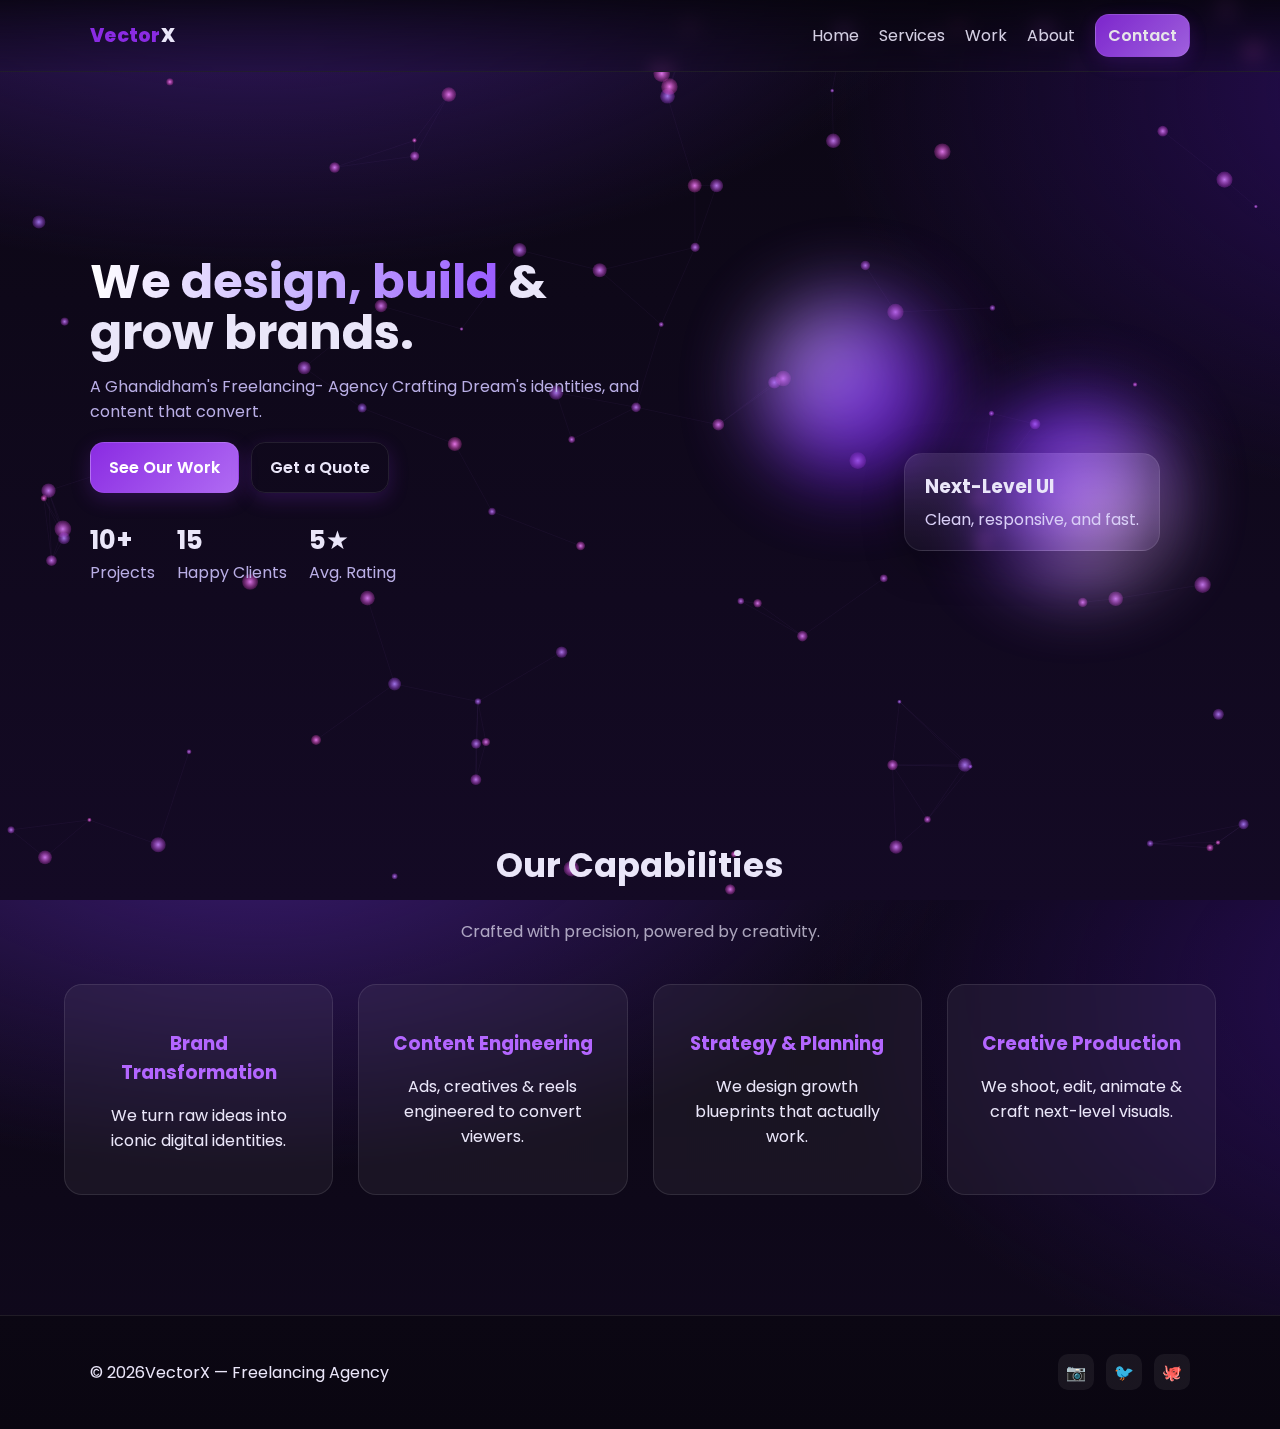
<file: Index.html>
<!DOCTYPE html>
<html lang="en">
<head>
  <meta charset="UTF-8" />
  <meta name="viewport" content="width=device-width, initial-scale=1.0"/>
  <title>VectorX Agency</title>
  <link rel="preconnect" href="https://fonts.googleapis.com">
  <link rel="preconnect" href="https://fonts.gstatic.com" crossorigin>
  <link href="https://fonts.googleapis.com/css2?family=Poppins:wght@300;400;600;700&display=swap" rel="stylesheet">
  <link rel="stylesheet" href="style.css"/>
</head>
<body>
  <!-- Animated Particle Background -->
  <canvas id="bg"></canvas>

  <!-- Header / Nav -->
  <header class="site-header">
    <div class="container nav">
      <a href="#" class="logo"><span>Vector</span>X</a>
      <button class="menu-toggle" aria-label="Open Menu" aria-expanded="false">
        <span></span><span></span><span></span>
      </button>
      <nav class="nav-links" role="navigation">
        <a href="index.html">Home</a>
        <a href="services.html">Services</a>
        <a href="work.html">Work</a>
        <a href="about.html">About</a>
        <a href="contact.html" class="btn btn-sm">Contact</a>
      </nav>
    </div>
  </header>

  <!-- Hero -->
  <section id="home" class="hero container">
    <div class="hero-content" data-reveal="up">
      <h1><span class="grad">We design, build</span> & grow brands.</h1>
      <p class="sub">
        A Ghandidham's Freelancing- Agency Crafting Dream's identities, and content that convert.
      </p>
      <div class="cta">
        <a href="work.html" class="btn">See Our Work</a>
        <a href="contact.html" class="btn btn-ghost">Get a Quote</a>
      </div>
      <div class="stats" data-reveal="fade">
        <div>
          <h3>10+</h3>
          <p>Projects</p>
        </div>
        <div>
          <h3>15</h3>
          <p>Happy Clients</p>
        </div>
        <div>
          <h3>5★</h3>
          <p>Avg. Rating</p>
        </div>
      </div>
    </div>
    <div class="hero-art" data-reveal="left" aria-hidden="true">
      <div class="glow orb orb-1"></div>
      <div class="glow orb orb-2"></div>
      <div class="glass-card">
        <h3>Next-Level UI</h3>
        <p>Clean, responsive, and fast.</p>
      </div>
    </div>
  </section>
  <section class="capabilities">
    <h2 class="section-title">Our Capabilities</h2>
    <p class="section-sub">Crafted with precision, powered by creativity.</p>

    <div class="cap-grid">

        <div class="cap-card">
            <h3>Brand Transformation</h3>
            <p>We turn raw ideas into iconic digital identities.</p>
        </div>

        <div class="cap-card">
            <h3>Content Engineering</h3>
            <p>Ads, creatives & reels engineered to convert viewers.</p>
        </div>

        <div class="cap-card">
            <h3>Strategy & Planning</h3>
            <p>We design growth blueprints that actually work.</p>
        </div>

        <div class="cap-card">
            <h3>Creative Production</h3>
            <p>We shoot, edit, animate & craft next-level visuals.</p>
        </div>

    </div>
</section>
<footer class="footer">
  <div class="container">
    <p>© <span id="year"></span>VectorX — Freelancing Agency</p>
    <div class="socials">
      <a href="https://www.instagram.com/vector_alws" aria-label="Instagram">📷</a>
      <a href="https://solutioncreatives.com" aria-label="Partner ">🐦</a>
      <a href="" aria-label="Our AI ( Coming Soon )">🐙</a>
    </div>
  </div>
</footer>


  <script src="script.js" defer></script>
</body>
</html>
</file>
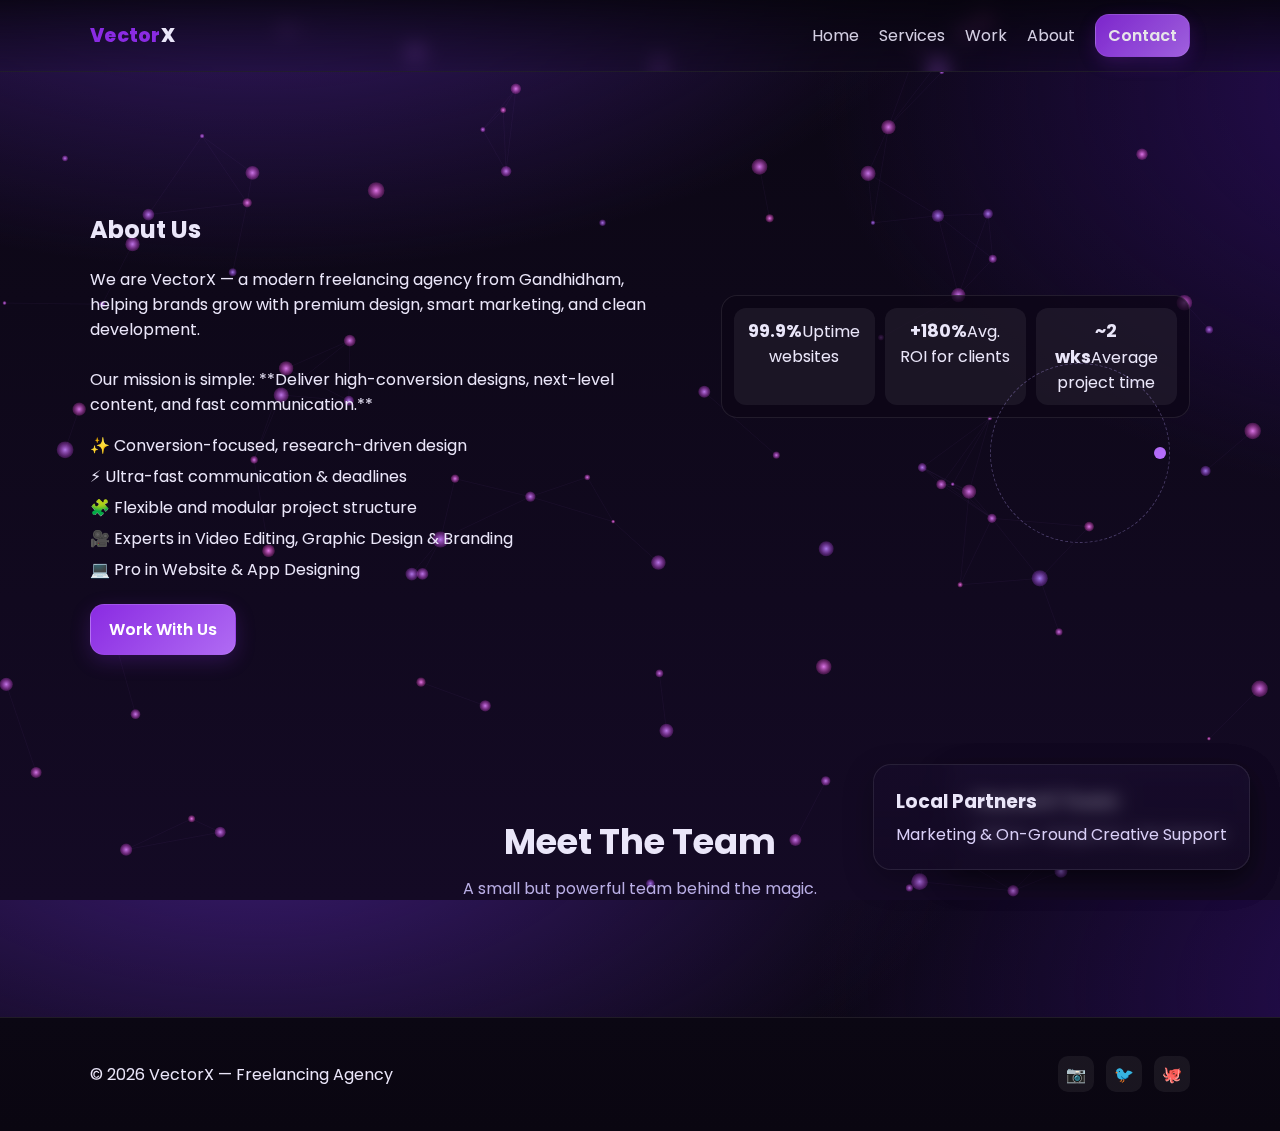
<file: about.html>
<!DOCTYPE html>
<html lang="en">
<head>
  <meta charset="UTF-8" />
  <meta name="viewport" content="width=device-width, initial-scale=1.0"/>
  <title>About — VectorX Agency</title>

  <!-- Fonts & CSS -->
  <link rel="preconnect" href="https://fonts.googleapis.com">
  <link rel="preconnect" href="https://fonts.gstatic.com" crossorigin>
  <link href="https://fonts.googleapis.com/css2?family=Poppins:wght@300;400;600;700&display=swap" rel="stylesheet">
  <link rel="stylesheet" href="style.css"/>
</head>

<body>

  <!-- Background Canvas -->
  <canvas id="bg"></canvas>

  <!-- Header -->
  <header class="site-header">
    <div class="container nav">
      <a href="index.html" class="logo"><span>Vector</span>X</a>

      <button class="menu-toggle" aria-label="Open Menu" aria-expanded="false">
        <span></span><span></span><span></span>
      </button>

      <nav class="nav-links">
        <a href="index.html">Home</a>
        <a href="services.html">Services</a>
        <a href="work.html">Work</a>
        <a href="about.html" class="active">About</a>
        <a href="contact.html" class="btn btn-sm">Contact</a>
      </nav>
    </div>
  </header>

  <!-- ABOUT PAGE MAIN SECTION -->
  <section class="section container about" style="padding-top: 120px;">
    <div class="about-text" data-reveal="up">

      <h2>About Us</h2>

      <p>
        We are VectorX — a modern freelancing agency from Gandhidham, helping brands grow with
        premium design, smart marketing, and clean development.
        <br><br>
        Our mission is simple:  
        **Deliver high-conversion designs, next-level content, and fast communication.**
      </p>

      <ul class="checks">
        <li>✨ Conversion-focused, research-driven design</li>
        <li>⚡ Ultra-fast communication & deadlines</li>
        <li>🧩 Flexible and modular project structure</li>
        <li>🎥 Experts in Video Editing, Graphic Design & Branding</li>
        <li>💻 Pro in Website & App Designing</li>
      </ul>

      <a href="contact.html" class="btn">Work With Us</a>

    </div>

    <div class="about-art" data-reveal="right">
      <div class="glass-stats">
        <div><strong>99.9%</strong><span>Uptime websites</span></div>
        <div><strong>+180%</strong><span>Avg. ROI for clients</span></div>
        <div><strong>~2 wks</strong><span>Average project time</span></div>
      </div>

      <div class="orbit">
        <div class="dot"></div>
        <div class="ring"></div>
      </div>
    </div>
  </section>

  <!-- Team Section -->
  <section class="section container">
    <header class="section-head">
      <h2>Meet The Team</h2>
      <p>A small but powerful team behind the magic.</p>
    </header>

    <div class="grid3">
      <div class="card glass-card" data-reveal="fade">
        <h3>Dhanush Trivedi</h3>
        <p>Founder • UI/UX • Branding Expert</p>
      </div>

      <div class="card glass-card" data-reveal="fade">
        <h3>VectorX Team</h3>
        <p>Editors • Designers • Developers</p>
      </div>

      <div class="card glass-card" data-reveal="fade">
        <h3>Local Partners</h3>
        <p>Marketing & On-Ground Creative Support</p>
      </div>
    </div>
  </section>

  <!-- Footer -->
  <footer class="footer">
    <div class="container">
      <p>© <span id="year"></span> VectorX — Freelancing Agency</p>
      <div class="socials">
        <a href="https://www.instagram.com/vector_alws">📷</a>
        <a href="https://solutioncreatives.com">🐦</a>
        <a href="#">🐙</a>
      </div>
    </div>
  </footer>

  <script src="script.js" defer></script>

</body>
</html>
</file>
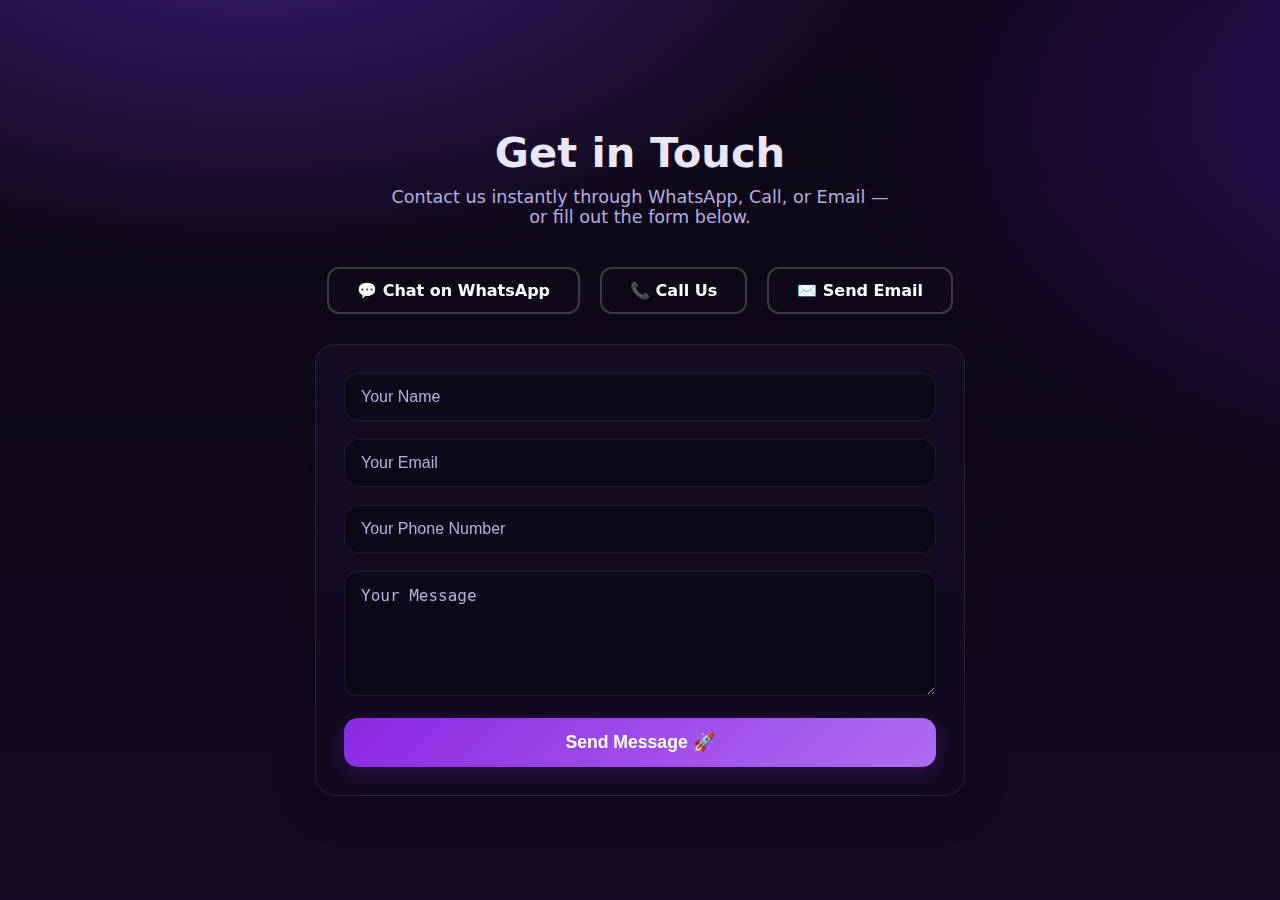
<file: contact.html>
<!DOCTYPE html>
<html lang="en">
<head>
  <meta charset="UTF-8" />
  <meta name="viewport" content="width=device-width, initial-scale=1.0" />
  <title>Contact Us</title>

  <!-- Import your main CSS -->
  <link rel="stylesheet" href="style.css">
</head>
<body>
<section class="contact-page">
  <div class="container">

    <h1 class="page-title">Get in Touch</h1>
    <p class="page-subtitle">
      Contact us instantly through WhatsApp, Call, or Email — or fill out the form below.
    </p>

    <!-- Quick Contact Buttons -->
    <div class="quick-contact">

      <!-- WhatsApp -->
      <a href="https://wa.me/6352300779" target="_blank" class="qc-btn whatsapp">
        💬 Chat on WhatsApp
      </a>

      <!-- Call -->
      <a href="tel:+916352300779" class="qc-btn call">
        📞 Call Us
      </a>

      <!-- Email -->
      <a href="mailto:dhanush.exe2024@gmail.com" class="qc-btn email">
        ✉️ Send Email
      </a>
    </div>
    <!-- Contact Form -->
    <form action="https://formspree.io/f/xkgyonqo" method="POST" class="contact-form">

      <div class="form-group">
        <input type="text" name="name" placeholder="Your Name" required>
      </div>

      <div class="form-group">
        <input type="email" name="_replyto" placeholder="Your Email" required>
      </div>

      <div class="form-group">
        <input type="tel" name="phone" placeholder="Your Phone Number" required>
      </div>

      <div class="form-group">
        <textarea name="message" rows="5" placeholder="Your Message" required></textarea>
      </div>

      <button type="submit">Send Message 🚀</button>

    </form>

  </div>
</section>
</body>
</html>
</file>
<file: style.css>
:root{
  --bg:#0b0713;
  --bg-2:#140a25;
  --card:#120a20cc;
  --glass:#ffffff17;
  --text:#eae6f9;
  --muted:#b9aee5;
  --primary:#8a2be2;
  --primary-2:#b06bf3;
  --accent:#b86cff;
}

*{box-sizing:border-box}
html,body{height:100%}
body{
  margin:0;
  font-family:"Poppins",system-ui,-apple-system,Segoe UI,Roboto,Ubuntu,"Helvetica Neue",Arial,sans-serif;
  color:var(--text);
  background:
    radial-gradient(1200px 600px at 20% -10%, #3b1b73 0%, transparent 60%),
    radial-gradient(1200px 700px at 120% 10%, #2a0d5d 0%, transparent 60%),
    linear-gradient(180deg,var(--bg),var(--bg-2));
  overflow-x:hidden;
}

.container{width:min(1100px,92%); margin-inline:auto}
.section{padding:80px 0}
.section-head{text-align:center; margin-bottom:36px}
.section-head h2{font-size:2.2rem; margin:0 0 8px}
.section-head p{color:var(--muted); margin:0}

a{color:inherit; text-decoration:none}
img{display:block; width:100%; height:auto; border-radius:16px}

/* Header */
.site-header{
  position:sticky; top:0; z-index:20;
  background:linear-gradient(180deg, rgba(6,4,12,.8), rgba(6,4,12,.1));
  backdrop-filter: blur(10px);
  border-bottom:1px solid var(--glass);
}
.logo{
  font-weight:800; letter-spacing:.3px; font-size:1.2rem;
}
.logo span{color:var(--primary)}
.nav{
  display:flex; align-items:center; justify-content:space-between;
  padding:14px 0;
}
.nav-links{
  display:flex; gap:20px; align-items:center;
}
.nav-links a{opacity:.9}
.nav-links a:hover{opacity:1}
.btn{
  display:inline-flex; align-items:center; justify-content:center;
  padding:12px 18px; border-radius:14px; border:1px solid var(--glass);
  background:linear-gradient(135deg,var(--primary),var(--primary-2));
  color:white; font-weight:600; box-shadow:0 6px 20px #8a2be23a; transform: translateZ(0);
  transition: transform .2s ease, box-shadow .2s ease, filter .2s ease;
}
.btn:hover{transform: translateY(-2px); box-shadow:0 10px 28px #b06bf366}
.btn-ghost{
  background:transparent; border:1px solid var(--glass); color:var(--text)
}
.btn-sm{padding:8px 12px}

/* Mobile nav button */
.menu-toggle{
  display:none; border:0; background:transparent; cursor:pointer; padding:8px; border-radius:10px
}
.menu-toggle span{display:block; width:24px; height:2px; background:#fff; margin:5px 0; transition:.25s}

/* Hero */
.hero{
  min-height:72vh; display:grid; grid-template-columns:1.1fr .9fr; gap:40px; align-items:center;
  padding:90px 0 40px;
}
.hero h1{font-size:3rem; line-height:1.05; margin:0 0 10px}
.grad{background:linear-gradient(90deg,#fff, #cbb7ff, #9a5cff); -webkit-background-clip:text; background-clip:text; color:transparent}
.sub{color:var(--muted); max-width:620px}
.cta{display:flex; gap:12px; margin-top:18px}
.stats{display:flex; gap:22px; margin-top:28px}
.stats h3{margin:0; font-size:1.6rem}
.stats p{margin:0; color:var(--muted)}
.hero-art{position:relative; min-height:320px}
.glow{position:absolute; filter:blur(40px); opacity:.85; lend:screen}
.orb{width:180px;height:180px;border-radius:50%}
.orb-1{background:radial-gradient(circle at 30% 30%, #caa7ff, #6b19e0 60%); top:12%; left:10%; animation: float 7s ease-in-out infinite}
.orb-2{background:radial-gradient(circle at 70% 70%, #ffd6ff, #7a26ff 60%); bottom:0; right:5%; animation: float 9s ease-in-out infinite reverse}
.glass-card{
  position:absolute; right:30px; bottom:30px;
  background:linear-gradient(180deg, #ffffff1a, #ffffff08);
  border:1px solid var(--glass); border-radius:18px; padding:18px 20px;
  backdrop-filter: blur(8px); box-shadow: 0 12px 40px #00000055;
}
.glass-card h3{margin:0 0 6px}
.glass-card p{margin:0; color:#d9cff7}

/* Services */
.grid3{display:grid; grid-template-columns:repeat(3,1fr); gap:20px}
.card{
  border:1px solid var(--glass); background:linear-gradient(180deg,#170c2b99,#140a25aa);
  border-radius:18px; padding:22px; transition: transform .25s ease, box-shadow .25s ease;
  box-shadow:0 10px 30px #00000040;
}
.card:hover{transform: translateY(-6px); box-shadow:0 14px 40px #00000060}
.card .icon{font-size:1.8rem; margin-bottom:8px}

/* Work */
.work-grid{display:grid; grid-template-columns:repeat(4,1fr); gap:16px}
.work-card{position:relative; overflow:hidden; border-radius:16px; border:1px solid var(--glass)}
.work-card::after{
  content:""; position:absolute; inset:0; background:linear-gradient(180deg, transparent, rgba(20,10,37,.6));
  opacity:0; transition:.3s;
}
.work-card:hover::after{opacity:1}
.work-meta{
  position:absolute; left:12px; bottom:10px; z-index:2; padding:10px 12px;
  background:#0c0616ba; border:1px solid var(--glass); border-radius:12px;
}

/* About */
.about{display:grid; grid-template-columns:1.1fr .9fr; gap:30px; align-items:center}
.checks{list-style:none; padding:0; margin:16px 0 22px}
.checks li{margin:6px 0}
.about-art{position:relative; min-height:280px}
.glass-stats{
  position:absolute; top:12px; left:12px; display:grid; grid-template-columns:repeat(3,1fr); gap:10px;
  background:#0c0616ba; border:1px solid var(--glass); border-radius:16px; padding:12px
}
.glass-stats div{background:#ffffff10; padding:10px 14px; border-radius:12px; text-align:center}
.glass-stats strong{font-size:1.1rem}
.orbit{position:absolute; right:20px; bottom:20px; width:180px; height:180px}
.orbit .ring{
  position:absolute; inset:0; border:1px dashed #b49ef455; border-radius:50%; animation: spin 12s linear infinite;
}
.orbit .dot{
  position:absolute; width:12px; height:12px; background:linear-gradient(135deg,var(--primary-2),var(--accent)); border-radius:50%;
  top:50%; left:50%; transform: translate(-50%,-50%) translateX(80px);
  animation: orbit 6s linear infinite;
}

/* Testimonials */
.quote{
  border-left:3px solid var(--accent);
  background:linear-gradient(180deg,#170c2b66,#10072180);
  padding:18px; border-radius:14px; font-weight:300; line-height:1.6
}
.quote cite{display:block; margin-top:10px; color:var(--muted); font-style:normal}

/* Contact */
.form{
  border:1px solid var(--glass); background:linear-gradient(180deg,#170c2b99,#120a20cc);
  border-radius:18px; padding:22px; display:grid; grid-template-columns:1fr 1fr; gap:16px
}
.field{display:flex; flex-direction:column; gap:8px}
.field input,.field select,.field textarea{
  width:100%; padding:12px 14px; border-radius:12px; border:1px solid #6f5aa933; background:#0d0818; color:var(--text);
  outline:none; transition: border-color .2s ease, box-shadow .2s ease;
}
.field input:focus,.field select:focus,.field textarea:focus{border-color:#9d7df0; box-shadow:0 0 0 4px #7c4dff22}
.form .btn{grid-column:1/-1}
.form-note{grid-column:1/-1; margin:6px 2px; color:var(--muted)}

/* Footer */
.footer{padding:28px 0; border-top:1px solid var(--glass); background:linear-gradient(180deg,#0b0713,#0a0611)}
.footer .container{display:flex; align-items:center; justify-content:space-between}
.socials a{display:inline-flex; width:36px; height:36px; align-items:center; justify-content:center; border-radius:10px; background:#ffffff10; margin-left:8px}
.socials a:hover{background:#ffffff18}

/* Background canvas */
#bg{
  position:fixed; inset:0; z-index:-1;
}

/* Reveal animations */
[data-reveal]{opacity:0; transform:translateY(16px); transition: opacity .6s ease, transform .6s ease}
[data-reveal].is-visible{opacity:1; transform:none}
[data-reveal="left"]{transform:translateX(24px)}
[data-reveal="right"]{transform:translateX(-24px)}
[data-reveal="zoom"]{transform:scale(.96)}
[data-reveal="fade"]{transform:none}

/* Keyframes */
@keyframes float{0%,100%{transform:translateY(0)}50%{transform:translateY(-10px)}}
@keyframes spin{to{transform:rotate(360deg)}}
@keyframes orbit{to{transform: translate(-50%,-50%) rotate(360deg) translateX(80px)}}

/* Responsive */
@media (max-width: 980px){
  .hero{grid-template-columns:1fr; text-align:left}
  .about{grid-template-columns:1fr}
  .work-grid{grid-template-columns:repeat(2,1fr)}
  .grid3{grid-template-columns:1fr}
  .stats{gap:14px}
  .nav-links{position:fixed; inset:64px 0 auto 0; height:auto; background:#0c0616f2;
    backdrop-filter: blur(8px); display:none; flex-direction:column; padding:16px; border-bottom:1px solid var(--glass)}
  .nav-links.show{display:flex}
  .menu-toggle{display:block}
}
/* Contact Section (THEMED) */
.contact {
  padding: 80px 0;
  background: transparent;
  position: relative;
}

.contact .container {
  max-width: 700px;
  margin-inline: auto;
  text-align: center;
}

.contact h2 {
  font-size: 2.2rem;
  color: var(--text);
  margin-bottom: 10px;
}

.contact p {
  color: var(--muted);
  margin-bottom: 36px;
  font-size: 1.1rem;
}

/* Glass Form Card */
.contact-form {
  background: linear-gradient(180deg, #170c2b99, #120a20cc);
  border: 1px solid var(--glass);
  backdrop-filter: blur(12px);
  border-radius: 20px;
  padding: 28px;
  box-shadow: 0 10px 40px #00000050;
}

/* Input Fields */
.contact-form .form-group {
  margin-bottom: 18px;
}

.contact-form input,
.contact-form textarea {
  width: 100%;
  padding: 14px 16px;
  background: #0d0818;
  border: 1px solid #6f5aa933;
  border-radius: 14px;
  color: var(--text);
  font-size: 1rem;
  outline: none;
  transition: 0.25s ease;
}

.contact-form input::placeholder,
.contact-form textarea::placeholder {
  color: var(--muted);
}

/* Input Focus */
.contact-form input:focus,
.contact-form textarea:focus {
  border-color: var(--primary);
  box-shadow: 0 0 0 4px #7c4dff22;
}

/* Submit Button */
.contact-form button {
  width: 100%;
  padding: 14px 0;
  background: linear-gradient(135deg, var(--primary), var(--primary-2));
  color: white;
  border: none;
  font-size: 1.1rem;
  font-weight: 600;
  border-radius: 14px;
  cursor: pointer;
  transition: 0.25s ease;
  box-shadow: 0 6px 20px #8a2be23a;
}

.contact-form button:hover {
  transform: translateY(-2px);
  box-shadow: 0 12px 28px #b06bf366;
}

/* Responsive */
@media (max-width: 768px) {
  .contact {
    padding: 60px 0;
  }

  .contact-form {
    padding: 20px;
  }
}
.video-grid {
  display: grid;
  grid-template-columns: repeat(auto-fit, minmax(300px, 1fr));
  gap: 25px;
  margin-top: 30px;
}

.video-box {
  background: rgba(255,255,255,0.05);
  padding: 15px;
  border-radius: 16px;
  backdrop-filter: blur(8px);
  box-shadow: 0 0 20px rgba(0, 0, 0, 0.2);
}

.video-box video {
  width: 100%;
  height: auto;
  border-radius: 12px;
}
.contact-page {
  padding: 100px 0;
  text-align: center;
}

.contact-page .page-title {
  font-size: 2.6rem;
  font-weight: 700;
  color: var(--text);
  margin-bottom: 10px;
}

.contact-page .page-subtitle {
  color: var(--muted);
  max-width: 500px;
  margin: 0 auto 40px;
  font-size: 1.1rem;
}

.contact-form {
  background: linear-gradient(180deg, #170c2b99, #120a20cc);
  border: 1px solid var(--glass);
  backdrop-filter: blur(12px);
  border-radius: 20px;
  padding: 28px;
  box-shadow: 0 10px 40px #00000050;
  max-width: 650px;
  margin: auto;
}
.testimonials-page h1 {
  font-size: 2.6rem;
  margin-bottom: 10px;
  color: var(--text);
}

.quote {
  background: #170c2b88;
  border: 1px solid var(--glass);
  padding: 22px;
  border-radius: 18px;
  font-size: 1.1rem;
  color: var(--text);
  backdrop-filter: blur(6px);
  box-shadow: 0 8px 28px #00000040;
}

.quote cite {
  display: block;
  margin-top: 10px;
  font-size: 0.9rem;
  color: var(--muted);
}

.video-grid {
  display: grid;
  gap: 24px;
  grid-template-columns: 1fr 1fr;
}

.video-box video {
  width: 100%;
  border-radius: 16px;
  border: 1px solid var(--glass);
  box-shadow: 0 8px 25px #00000050;
}

.quick-contact {
  margin: 30px 0;
  display: flex;
  justify-content: center;
  flex-wrap: wrap;
  gap: 20px;
}

.qc-btn {
  padding: 12px 28px;
  font-size: 16px;
  border-radius: 12px;
  text-decoration: none;
  font-weight: 600;
  display: inline-block;
  transition: 0.3s ease;
  background: transparent;
  border: 2px solid rgba(255, 255, 255, 0.2);
  color: #ffffff;
  backdrop-filter: blur(8px);
}

/* Hover glow */
.qc-btn:hover {
  transform: translateY(-4px);
  border-color: rgba(255, 255, 255, 0.6);
  box-shadow: 0 0 12px rgba(200, 100, 255, 0.5);
}

/* Specific highlight colors */
.qc-btn.whatsapp:hover {
  box-shadow: 0 0 12px #25d366;
  border-color: #25d366;
}

.qc-btn.call:hover {
  box-shadow: 0 0 12px #1e90ff;
  border-color: #1e90ff;
}

.qc-btn.email:hover {
  box-shadow: 0 0 12px #ff5e8e;
  border-color: #ff5e8e;
}
/* ============================= */
/* WHY VECTORX SECTION          */
/* ============================= */

.why-section {
  position: relative;
  padding: 100px 0;
  text-align: center;
  color: #fff;
  overflow: hidden;
  background: linear-gradient(180deg, #0f001f, #140028, #0d0017);
}

.why-section .container {
  position: relative;
  z-index: 3;
}

/* Titles */
.why-title {
  font-size: 42px;
  font-weight: 700;
  margin-bottom: 10px;
  color: #d8b4ff;
}

.why-sub {
  font-size: 16px;
  color: #b9a1d4;
  margin-bottom: 50px;
}

/* List */
.why-list {
  display: flex;
  flex-direction: column;
  gap: 30px;
  max-width: 650px;
  margin: 0 auto;
  text-align: left;
}

.why-item span {
  font-size: 20px;
  margin-right: 10px;
}

.why-item h3 {
  font-size: 20px;
  font-weight: 600;
  color: #fff;
}

.why-item p {
  font-size: 15px;
  opacity: 0.8;
  margin-top: 4px;
}

/* ============================= */
/* PARTICLE BACKGROUND CANVAS   */
/* ============================= */

.particles {
  position: absolute;
  top: 0;
  left: 0;
  width: 100%;
  height: 100%;
  z-index: 1;
  opacity: 0.4;
  pointer-events: none;
}
.capabilities {
    width: 90%;
    max-width: 1200px;
    margin: 120px auto;
    text-align: center;
}

.section-title {
    font-size: 34px;
}

.section-sub {
    opacity: 0.7;
    margin-bottom: 40px;
}

/* Grid */
.cap-grid {
    display: grid;
    grid-template-columns: repeat(auto-fit, minmax(260px, 1fr));
    gap: 25px;
}

/* Cards */
.cap-card {
    padding: 25px;
    background: rgba(255,255,255,0.05);
    border-radius: 18px;
    border: 1px solid rgba(255,255,255,0.1);
    backdrop-filter: blur(12px);
    transition: 0.3s ease;
    cursor: pointer;
}

/* Hover effect (glow + lift) */
.cap-card:hover {
    transform: translateY(-10px) scale(1.03);
    box-shadow: 0 0 25px #b366ff55;
    border-color: #b366ff;
}

.cap-card h3 {
    color: #b366ff;
    margin-bottom: 10px;
}
</file>
